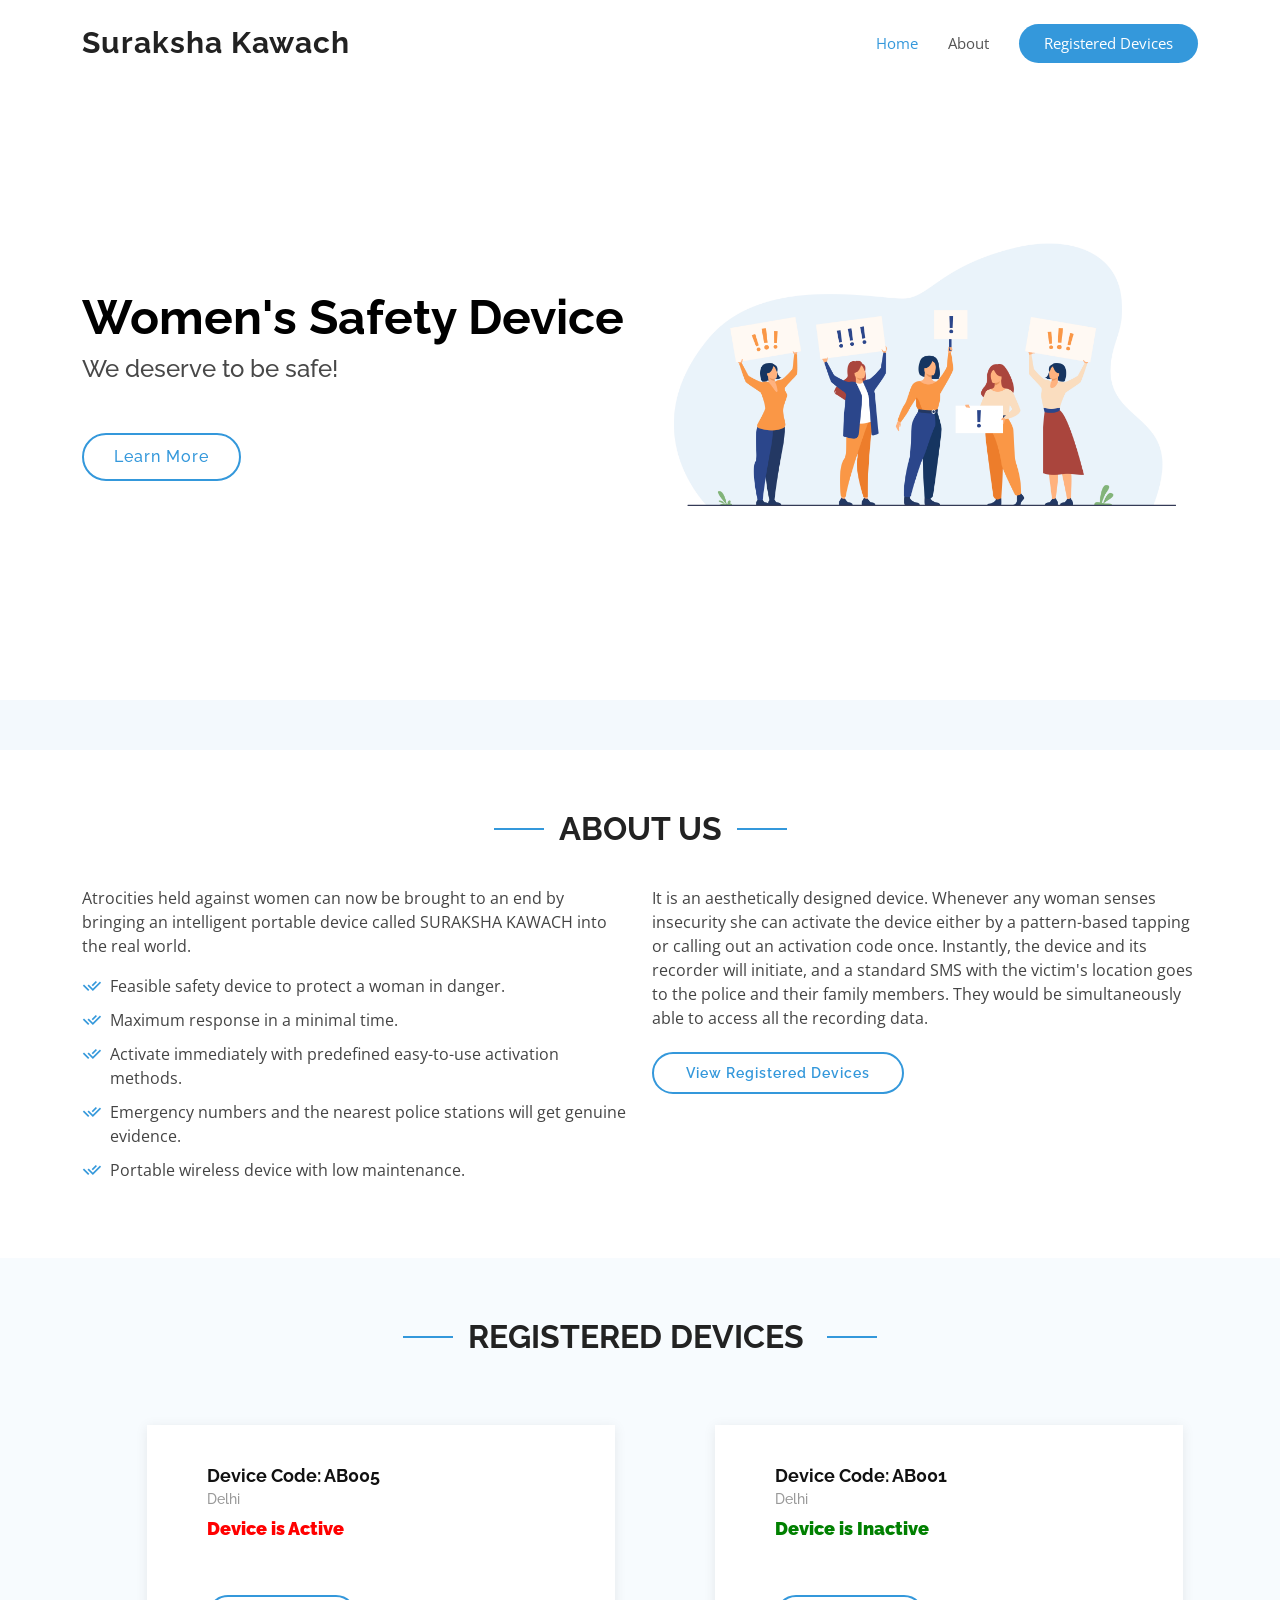
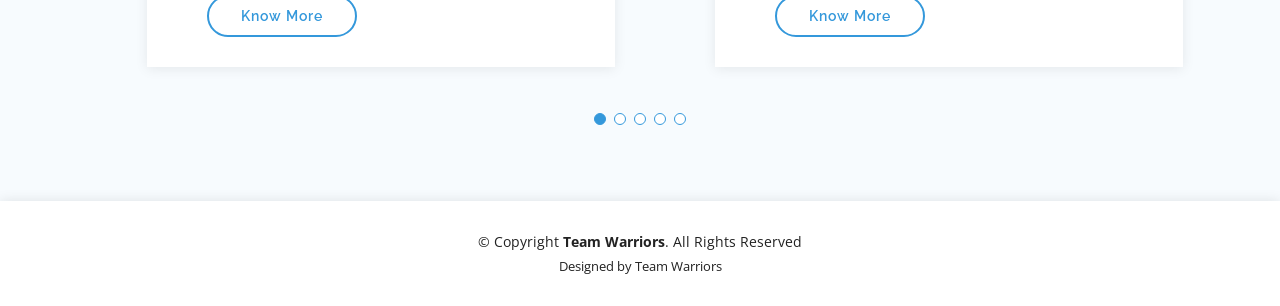
<file: Suraksha Kawach/index.html>
<!DOCTYPE html>
<html lang="en">

<head>
  <meta charset="utf-8">
  <meta content="width=device-width, initial-scale=1.0" name="viewport">

  <title>Suraksha Kawach</title>
  <meta content="" name="description">
  <meta content="" name="keywords">

  <!-- Google Fonts -->
  <link href="https://fonts.googleapis.com/css?family=Open+Sans:300,300i,400,400i,600,600i,700,700i|Raleway:300,300i,400,400i,500,500i,600,600i,700,700i|Poppins:300,300i,400,400i,500,500i,600,600i,700,700i" rel="stylesheet">

  <!-- Vendor CSS Files -->
  <link href="assets/vendor/aos/aos.css" rel="stylesheet">
  <link href="assets/vendor/bootstrap/css/bootstrap.min.css" rel="stylesheet">
  <link href="assets/vendor/bootstrap-icons/bootstrap-icons.css" rel="stylesheet">
  <link href="assets/vendor/boxicons/css/boxicons.min.css" rel="stylesheet">
  <link href="assets/vendor/glightbox/css/glightbox.min.css" rel="stylesheet">
  <link href="assets/vendor/remixicon/remixicon.css" rel="stylesheet">
  <link href="assets/vendor/swiper/swiper-bundle.min.css" rel="stylesheet">

  <!-- Template Main CSS File -->
  <link href="assets/css/style.css" rel="stylesheet">

</head>

<body>

  <!-- ======= Header ======= -->
  <header id="header" class="fixed-top d-flex align-items-center">
    <div class="container d-flex align-items-center justify-content-between">

      <div class="logo">
        <h1><a href="index.html"> Suraksha Kawach </a></h1>
      </div>

      <nav id="navbar" class="navbar">
        <ul>
          <li><a class="nav-link scrollto active" href="#hero">Home</a></li>
          <li><a class="nav-link scrollto" href="#about">About</a></li>
          <!-- <li><a class="nav-link scrollto" href="#testimonials"> Registered Devices </a></li> -->
          <li><a class="getstarted scrollto" href="#testimonials">Registered Devices</a></li>
        </ul>
        <i class="bi bi-list mobile-nav-toggle"></i>
      </nav>
      <!-- .navbar -->

    </div>
  </header>
  <!-- End Header -->

  <!-- ======= Home Section ======= -->
  <section id="hero" class="d-flex align-items-center">

    <div class="container">
      <div class="row">
        <div class="col-lg-6 pt-5 pt-lg-0 order-2 order-lg-1 d-flex flex-column justify-content-center">
          <h1 data-aos="fade-up">Women's Safety Device </h1>
          <h2 data-aos="fade-up" data-aos-delay="400">We deserve to be safe! </h2>
          <div data-aos="fade-up" data-aos-delay="800">
            <a href="#about" class="btn-get-started scrollto"> Learn More </a>
          </div>
        </div>
        <div class="col-lg-6 order-1 order-lg-2 hero-img" data-aos="fade-left" data-aos-delay="200">
          <img src="assets/img/7830.jpg" class="img-fluid animated" alt="">
        </div>
      </div>
    </div>

  </section>
  <!-- End Home -->




  <main id="main">

    
    <section id="clients" class="clients clients">
     
    </section>

    <!-- ======= About Us Section ======= -->
    <section id="about" class="about">
      <div class="container">

        <div class="section-title" data-aos="fade-up">
          <h2>About Us</h2>
        </div>

        <div class="row content">
          <div class="col-lg-6" data-aos="fade-up" data-aos-delay="150">
            <p>
              Atrocities held against women can now be brought to an end by bringing an intelligent portable device called SURAKSHA KAWACH into the real world.
            </p>
            <ul>
              <li><i class="ri-check-double-line"></i> Feasible safety device to protect a woman in danger.</li>
              <li><i class="ri-check-double-line"></i> Maximum response in a minimal time.</li>
              <li><i class="ri-check-double-line"></i> Activate immediately with predefined easy-to-use activation methods.</li>
              <li><i class="ri-check-double-line"></i> Emergency numbers and the nearest police stations will get genuine evidence.</li>
              <li><i class="ri-check-double-line"></i> Portable wireless device with low maintenance.</li>
              
            </ul>
          </div>
          <div class="col-lg-6 pt-4 pt-lg-0" data-aos="fade-up" data-aos-delay="300">
            <p>
              It is an aesthetically designed device. Whenever any woman senses insecurity she can activate the device either by a pattern-based tapping or calling out an activation code once. Instantly, the device and its recorder will initiate, and a standard SMS with the victim's location goes to the police and their family members. They would be simultaneously able to access all the recording data.
            </p>
            <a href="#contact" class="btn-learn-more"> View Registered Devices </a>
          </div>
        </div>

      </div>
    </section>
    <!-- End About Us Section -->
    
    <!-- ======= Testimonials Section ======= -->
    <section id="testimonials" class="testimonials section-bg">
      <div class="container">

        <div class="section-title" data-aos="fade-up">
          <h2>Registered Devices </h2>
        </div>

        <div class="testimonials-slider swiper" data-aos="fade-up" data-aos-delay="100">
          <div class="swiper-wrapper">


            <div class="swiper-slide">
              <div class="testimonial-wrap">
                <div class="testimonial-item">
                  <h3>Device Code: AB005</h3>
                  <h4>Delhi</h4>
                  <h3 id="blinkText" class="blink" style="color: red;" data-aos="fade-left"> <strong> Device is Active </strong> </h3>
                  <a href="password-active.html" class="btn-get-started scrollto">Know More</a>
                </div>
              </div>
            </div><!-- End testimonial item -->

            <div class="swiper-slide">
              <div class="testimonial-wrap">
                <div class="testimonial-item">
                  <h3> Device Code: AB001 </h3>
                  <h4> Delhi </h4>
                  <h3 style="color: green;" data-aos="fade-left"> <strong> Device is Inactive </strong> </h3>
                  <a href="password-inactive.html" class="btn-get-started scrollto">Know More</a>
                  
                </div>
              </div>
            </div>
            <!-- End testimonial item -->

            <div class="swiper-slide">
              <div class="testimonial-wrap">
                <div class="testimonial-item">
                  <h3>Device Code: AB002</h3>
                  <h4>Delhi</h4>
                  <h3 style="color: green;" data-aos="fade-left"> <strong> Device is Inactive </strong> </h3>
                  <a href="password-inactive.html" class="btn-get-started scrollto">Know More</a>
                </div>
              </div>
            </div>
            <!-- End testimonial item -->

            <div class="swiper-slide">
              <div class="testimonial-wrap">
                <div class="testimonial-item">
                  <h3>Device Code: AB003</h3>
                  <h4>Noida</h4>
                  <h3 style="color: green;" data-aos="fade-left"> <strong> Device is Inactive </strong> </h3>
                  <a href="password-inactive.html" class="btn-get-started scrollto">Know More</a>
                </div>
              </div>
            </div><!-- End testimonial item -->

            <div class="swiper-slide">
              <div class="testimonial-wrap">
                <div class="testimonial-item">
                  <h3>Device Code: AB004</h3>
                  <h4> Mumbai </h4>
                  <h3 style="color: green;" data-aos="fade-left"> <strong> Device is Inactive </strong> </h3>
                  <a href="password-inactive.html" class="btn-get-started scrollto">Know More</a>
                </div>
              </div>
            </div><!-- End testimonial item -->

            </div><!-- End testimonial item -->

          </div>
          <div class="swiper-pagination"></div>
        </div>

      </div>
    </section>
    <!-- End Testimonials Section -->

  </main>
  <!-- End #main -->

  <!-- ======= Footer ======= -->
  <footer id="footer">
    <div class="container">
          <div class="copyright">
            &copy; Copyright <strong> Team Warriors</strong>. All Rights Reserved
          </div>
          <div class="credits">
            Designed by Team Warriors
          </div>
        </div>
        
  </footer><!-- End Footer -->

  <a href="#" class="back-to-top d-flex align-items-center justify-content-center"><i class="bi bi-arrow-up-short"></i></a>

  <!-- Vendor JS Files -->
  <script src="assets/vendor/purecounter/purecounter.js"></script>
  <script src="assets/vendor/aos/aos.js"></script>
  <script src="assets/vendor/bootstrap/js/bootstrap.bundle.min.js"></script>
  <script src="assets/vendor/glightbox/js/glightbox.min.js"></script>
  <script src="assets/vendor/isotope-layout/isotope.pkgd.min.js"></script>
  <script src="assets/vendor/swiper/swiper-bundle.min.js"></script>
  <script src="assets/vendor/php-email-form/validate.js"></script>

  <!-- Template Main JS File -->
  <script src="assets/js/main.js"></script>

</body>

</html>
</file>
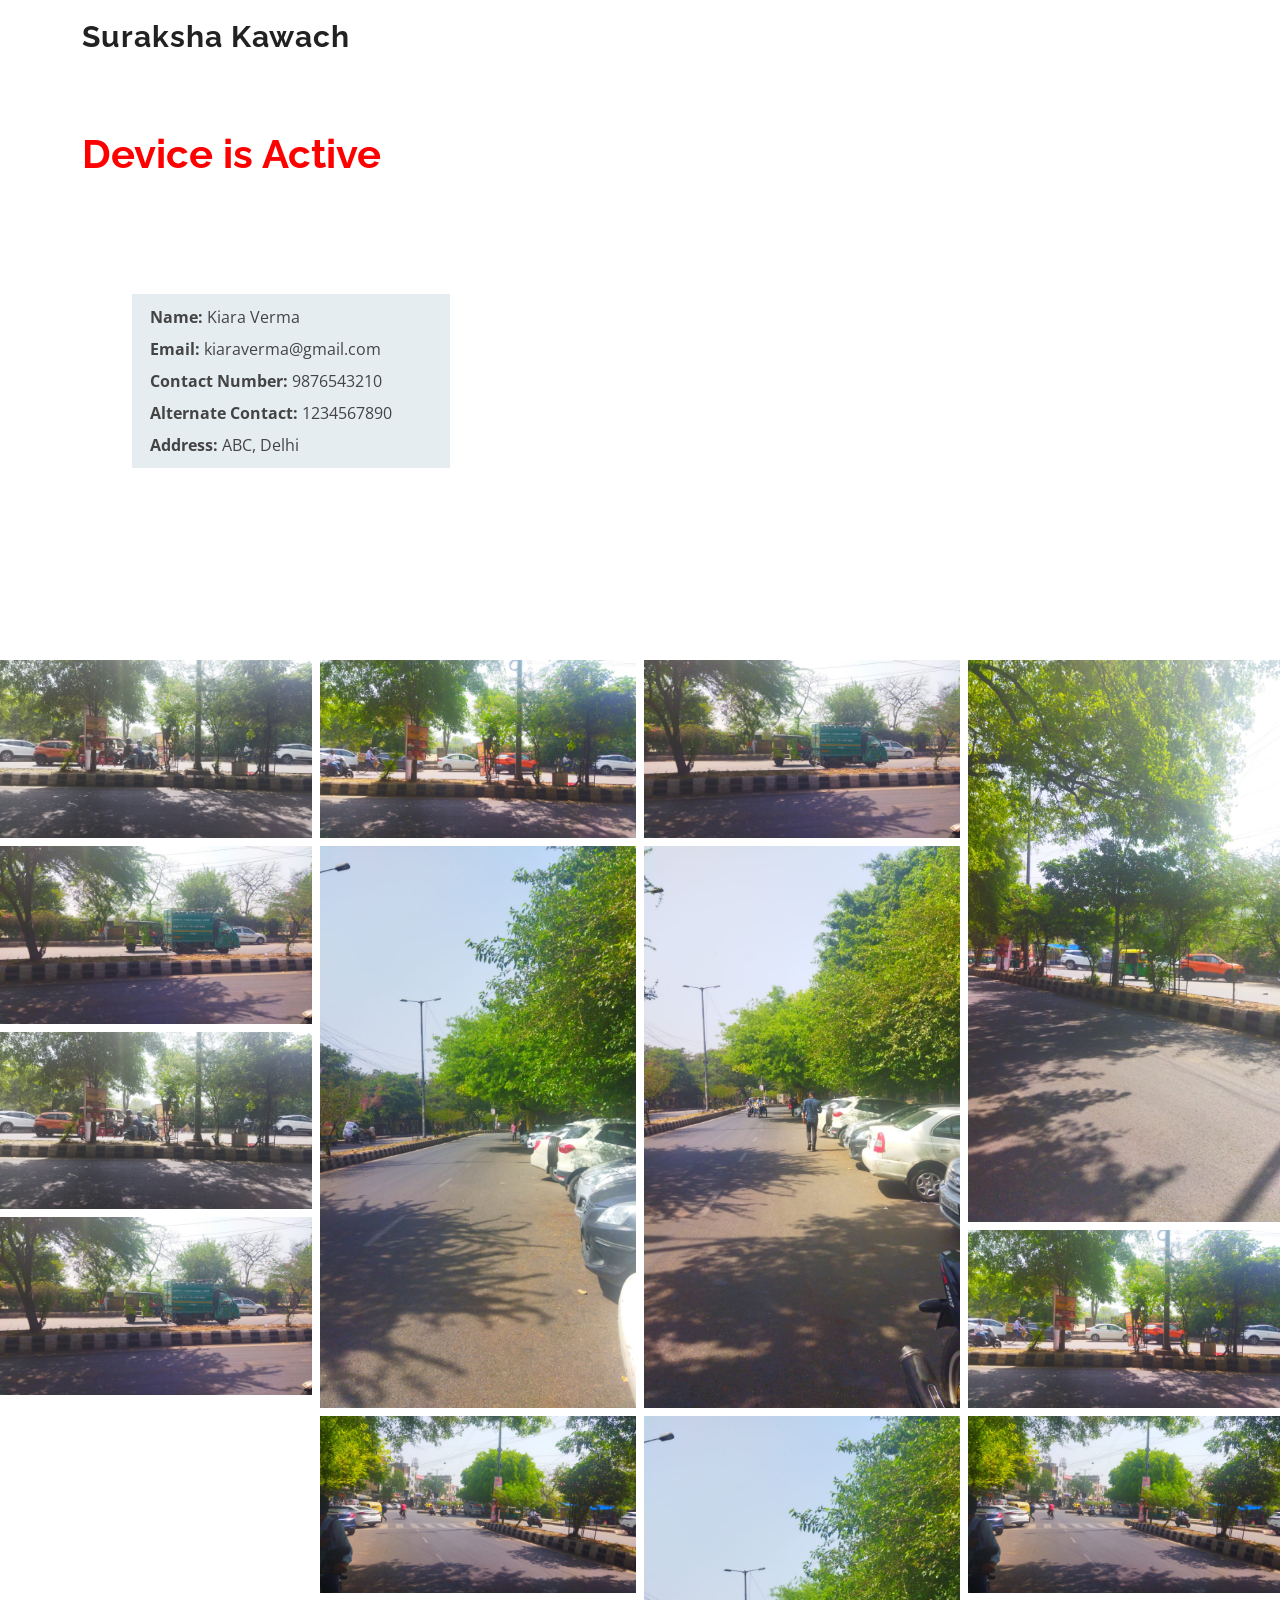
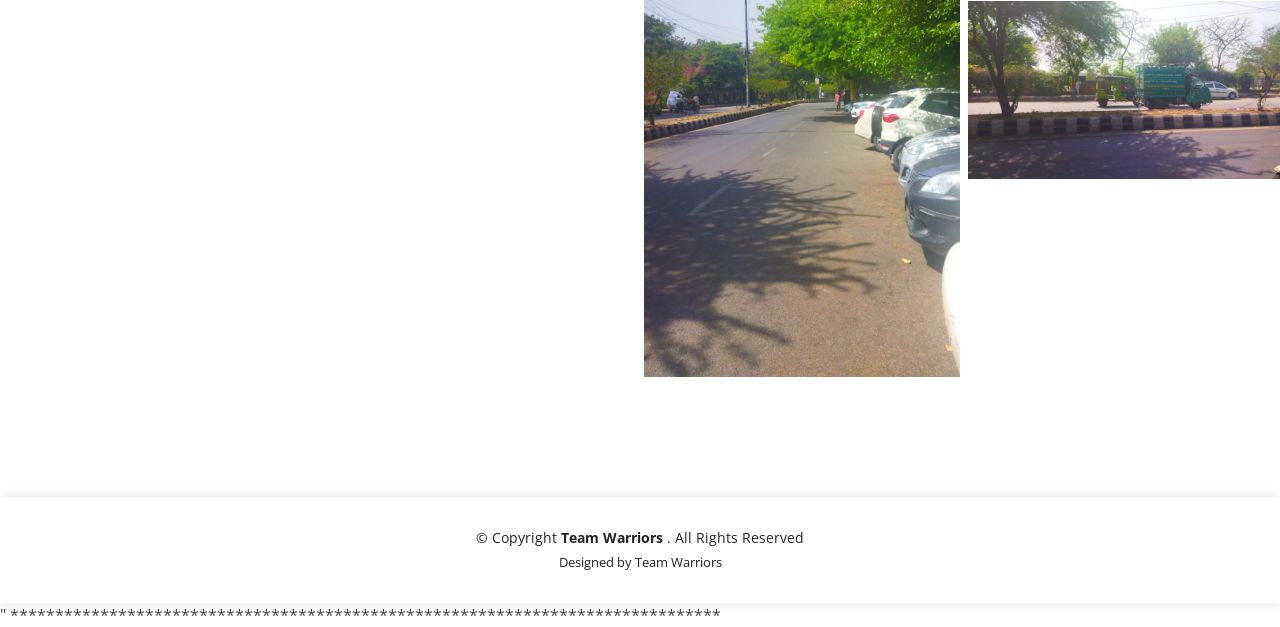
<file: Suraksha Kawach/Device Active.html>
<!DOCTYPE html>
<html lang="en">

<head>
  <meta charset="utf-8">
  <meta content="width=device-width, initial-scale=1.0" name="viewport">

  <title> Device is Active </title>
  <style>
    .blink {
      animation: blink-animation 1s steps(5, start) infinite;
      -webkit-animation: blink-animation 1s steps(5, start) infinite;
    }
    @keyframes blink-animation {
      to {
        visibility: hidden;
      }
    }
    @-webkit-keyframes blink-animation {
      to {
        visibility: hidden;
      }
    }
  </style>
  <meta content="" name="description">
  <meta content="" name="keywords">

  <!-- Favicons -->
  <link href="assets/img/favicon.png" rel="icon">
  <link href="assets/img/apple-touch-icon.png" rel="apple-touch-icon">

  <!-- Google Fonts -->
  <link href="https://fonts.googleapis.com/css?family=Open+Sans:300,300i,400,400i,600,600i,700,700i|Raleway:300,300i,400,400i,500,500i,600,600i,700,700i|Poppins:300,300i,400,400i,500,500i,600,600i,700,700i" rel="stylesheet">

  <!-- Vendor CSS Files -->
  <link href="assets/vendor/aos/aos.css" rel="stylesheet">
  <link href="assets/vendor/bootstrap/css/bootstrap.min.css" rel="stylesheet">
  <link href="assets/vendor/bootstrap-icons/bootstrap-icons.css" rel="stylesheet">
  <link href="assets/vendor/boxicons/css/boxicons.min.css" rel="stylesheet">
  <link href="assets/vendor/glightbox/css/glightbox.min.css" rel="stylesheet">
  <link href="assets/vendor/remixicon/remixicon.css" rel="stylesheet">
  <link href="assets/vendor/swiper/swiper-bundle.min.css" rel="stylesheet">

  <!-- Template Main CSS File -->
  <link href="assets/css/style.css" rel="stylesheet">

</head>

<body>

  <!-- ======= Header ======= -->
  <header id="header" class="fixed-top d-flex align-items-center">
    <div class="container d-flex align-items-center justify-content-between">

      <div class="logo">
        <h1><a href="index.html"> Suraksha Kawach </a></h1>
      </div>

    </div>
  </header>
  <!-- End Header -->

  <!-- ======= Home Section ======= -->
  <section id="Home">

    <div class="container">
      <div class="row">
        <div>
          <h1 class="blink" style="color: red; margin-top: 70px;" data-aos="fade-left"> <strong> Device is Active </strong> </h1>
         <table cellpadding = "50" style="width: 100%;"> 
           <tr>
             <td>
               <!-- <input type="number" id="code" required="required">
              <button type="button" onclick="getdata();"><a href="#contact" class="btn-learn-more"> Get Information </a></button> -->

          <ul style="list-style-type: none; line-height: 200%; background-color: #e5edf1; width: 90%; padding: 2% 5%;">
            <li> <strong id="name"> Name: </strong> Kiara Verma</li>
            <li> <strong id="email"> Email: </strong> kiaraverma@gmail.com</li>
            <li> <strong id="cnumber"> Contact Number: </strong> 9876543210 </li>
            <li> <strong id="alternate"> Alternate Contact: </strong> 1234567890</li>
            <li> <strong id="address"> Address: </strong> ABC, Delhi </li>
          </ul>
          </td>
           <td> <iframe src="https://www.google.com/maps/embed?pb=!1m18!1m12!1m3!1d448181.1637411368!2d76.8130632078731!3d28.647279935684!2m3!1f0!2f0!3f0!3m2!1i1024!2i768!4f13.1!3m3!1m2!1s0x390cfd5b347eb62d%3A0x37205b715389640!2sDelhi!5e0!3m2!1sen!2sin!4v1648387670405!5m2!1sen!2sin" width="400" height="300" style="border:0;" allowfullscreen="" loading="lazy" referrerpolicy="no-referrer-when-downgrade"></iframe>
              </td>
              </tr>
          </table>

          </div>
        </div>
      </div>
    </div>


<section class="image-section">

    <div class="row">
        <div class="column">
          <img src="assets/img/img1.jpeg">
          <img src="assets/img/img5.jpeg">
          <img src="assets/img/img1.jpeg">
          <img src="assets/img/img5.jpeg">
        </div>
        <div class="column">
          <img src="assets/img/img2.jpeg">
          <img src="assets/img/img.6jpeg.jpeg">
           <img src="assets/img/img3.jpeg">
        </div>
        <div class="column">
          <img src="assets/img/img5.jpeg">
          <img src="assets/img/img4.jpeg">
          <img src="assets/img/img.6jpeg.jpeg">
        </div>
        <div class="column">
          <img src="assets/img/img7.jpeg">
          <img src="assets/img/img2.jpeg">
          <img src="assets/img/img3.jpeg">
          <img src="assets/img/img5.jpeg">
        </div>
      </div>
    </section>

  </section>
  <!-- End Home -->




  
  <!-- ======= Footer ======= -->
  <footer id="footer">
    <div class="containers">
          <div class="copyright">
            &copy; Copyright <strong> Team Warriors </strong>. All Rights Reserved
          </div>
          <div class="credits">
            Designed by Team Warriors
          </div>
        </div>
        
  </footer>
  <!-- End Footer -->

  <!-- Vendor JS Files -->
  <script src="assets/vendor/purecounter/purecounter.js"></script>
  <script src="assets/vendor/aos/aos.js"></script>
  <script src="assets/vendor/bootstrap/js/bootstrap.bundle.min.js"></script>
  <script src="assets/vendor/glightbox/js/glightbox.min.js"></script>
  <script src="assets/vendor/isotope-layout/isotope.pkgd.min.js"></script>
  <script src="assets/vendor/swiper/swiper-bundle.min.js"></script>
  <script src="assets/vendor/php-email-form/validate.js"></script>

  <!-- Template Main JS File -->
  <script src="assets/js/main.js"></script>
<script src="assets/js/read.js"></script>"



*******************************************************************************



<script src="https://suraksha-164e1-default-rtdb.firebaseio.com/"></script>

<!-- TODO: Add SDKs for Firebase products that you want to use
     https://firebase.google.com/docs/web/setup#config-web-app -->

<script>
    // Your web app's Firebase configuration
    // Import the functions you need from the SDKs you need
import { initializeApp } from "firebase/app";
import { getAnalytics } from "firebase/analytics";
// TODO: Add SDKs for Firebase products that you want to use
// https://firebase.google.com/docs/web/setup#available-libraries

// Your web app's Firebase configuration
// For Firebase JS SDK v7.20.0 and later, measurementId is optional
const firebaseConfig = {
  apiKey: "AIzaSyAtpiAENHkLj68QAU0QEaYVx5ugjOXAeV0",
  authDomain: "suraksha-164e1.firebaseapp.com",
  projectId: "suraksha-164e1",
  storageBucket: "suraksha-164e1.appspot.com",
  messagingSenderId: "394795764033",
  appId: "1:394795764033:web:6355aa2586b4faed2379c0",
  measurementId: "G-6GW75RK3FC"
};

// Initialize Firebase
const app = initializeApp(firebaseConfig);
const analytics = getAnalytics(app);
   
</script>

</body>

</html>
</file>
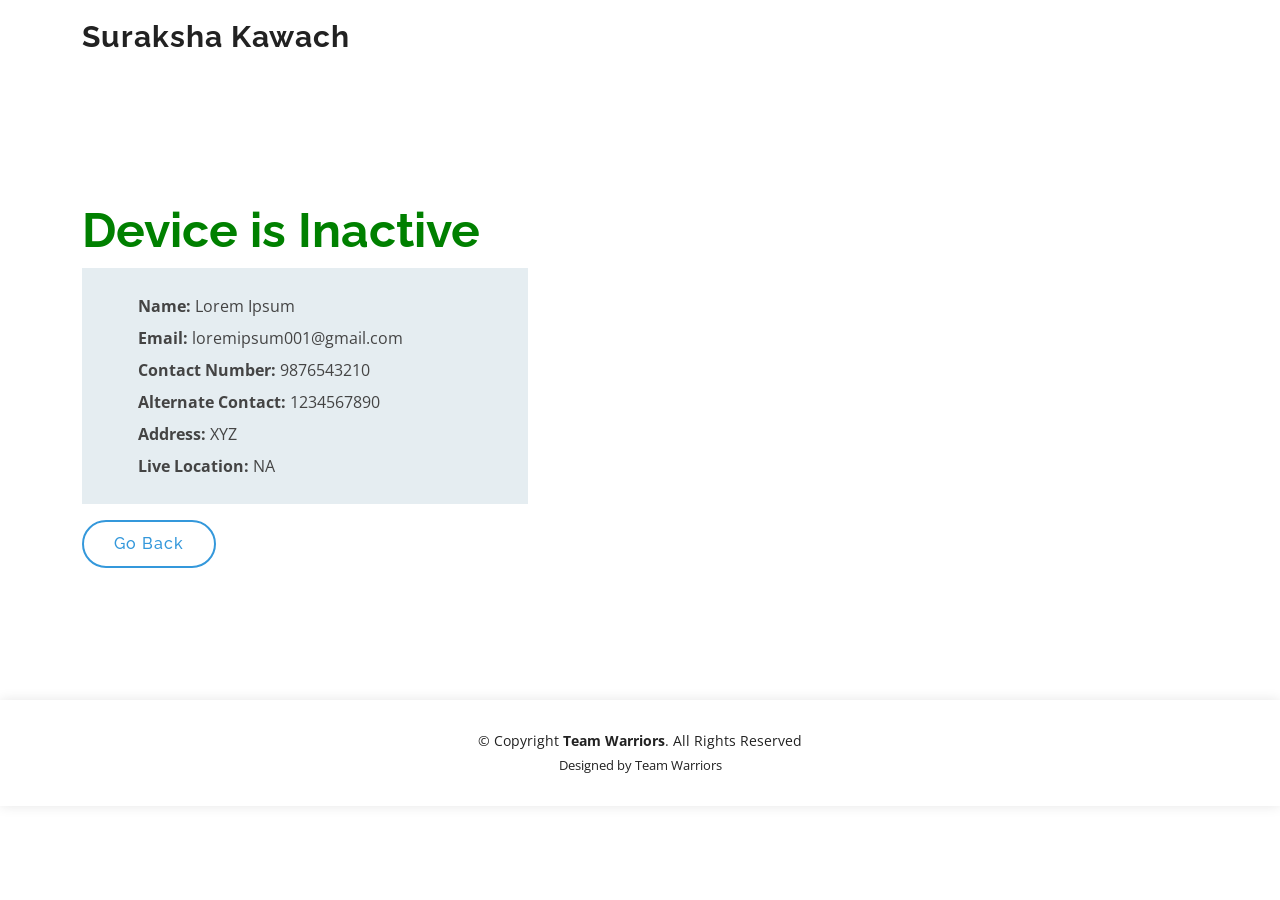
<file: Suraksha Kawach/Device Inactive.html>
<!DOCTYPE html>
<html lang="en">

<head>
  <meta charset="utf-8">
  <meta content="width=device-width, initial-scale=1.0" name="viewport">

  <title> Device Inactive </title>
  <meta content="" name="description">
  <meta content="" name="keywords">

  <!-- Favicons -->
  <link href="assets/img/favicon.png" rel="icon">
  <link href="assets/img/apple-touch-icon.png" rel="apple-touch-icon">

  <!-- Google Fonts -->
  <link href="https://fonts.googleapis.com/css?family=Open+Sans:300,300i,400,400i,600,600i,700,700i|Raleway:300,300i,400,400i,500,500i,600,600i,700,700i|Poppins:300,300i,400,400i,500,500i,600,600i,700,700i" rel="stylesheet">

  <!-- Vendor CSS Files -->
  <link href="assets/vendor/aos/aos.css" rel="stylesheet">
  <link href="assets/vendor/bootstrap/css/bootstrap.min.css" rel="stylesheet">
  <link href="assets/vendor/bootstrap-icons/bootstrap-icons.css" rel="stylesheet">
  <link href="assets/vendor/boxicons/css/boxicons.min.css" rel="stylesheet">
  <link href="assets/vendor/glightbox/css/glightbox.min.css" rel="stylesheet">
  <link href="assets/vendor/remixicon/remixicon.css" rel="stylesheet">
  <link href="assets/vendor/swiper/swiper-bundle.min.css" rel="stylesheet">

  <!-- Template Main CSS File -->
  <link href="assets/css/style.css" rel="stylesheet">

</head>

<body>

  <!-- ======= Header ======= -->
  <header id="header" class="fixed-top d-flex align-items-center">
    <div class="container d-flex align-items-center justify-content-between">

      <div class="logo">
        <h1><a href="index.html"> Suraksha Kawach </a></h1>
      </div>

    </div>
  </header>
  <!-- End Header -->

  <!-- ======= Home Section ======= -->
  <section id="hero" class="d-flex align-items-center">

    <div class="container">
      <div class="row">
        <div>
          <h1 style="color: green;" data-aos="fade-left"> Device is Inactive </h1>
          <ul style="list-style-type: none; line-height: 200%; background-color: #e5edf1; width: 40%; padding: 2% 5%;">
            <li> <strong> Name: </strong> Lorem Ipsum</li>
            <li> <strong> Email: </strong> loremipsum001@gmail.com</li>
            <li> <strong> Contact Number: </strong> 9876543210 </li>
            <li> <strong> Alternate Contact: </strong> 1234567890</li>
            <li> <strong> Address: </strong> XYZ </li>
            <li> <strong> Live Location: </strong> NA </li>
          </ul>
            <a href="index.html" data-aos="fade-left" class="btn-get-started scrollto">Go Back</a>
          </div>
        </div>
      </div>
    </div>

  </section>
  <!-- End Home -->




  
  <!-- ======= Footer ======= -->
  <footer id="footer">
    <div class="container">
          <div class="copyright">
            &copy; Copyright <strong> Team Warriors</strong>. All Rights Reserved
          </div>
          <div class="credits">
            Designed by Team Warriors
          </div>
        </div>
        
  </footer><!-- End Footer -->

  <a href="#" class="back-to-top d-flex align-items-center justify-content-center"><i class="bi bi-arrow-up-short"></i></a>

  <!-- Vendor JS Files -->
  <script src="assets/vendor/purecounter/purecounter.js"></script>
  <script src="assets/vendor/aos/aos.js"></script>
  <script src="assets/vendor/bootstrap/js/bootstrap.bundle.min.js"></script>
  <script src="assets/vendor/glightbox/js/glightbox.min.js"></script>
  <script src="assets/vendor/isotope-layout/isotope.pkgd.min.js"></script>
  <script src="assets/vendor/swiper/swiper-bundle.min.js"></script>
  <script src="assets/vendor/php-email-form/validate.js"></script>

  <!-- Template Main JS File -->
  <script src="assets/js/main.js"></script>

</body>

</html>
</file>
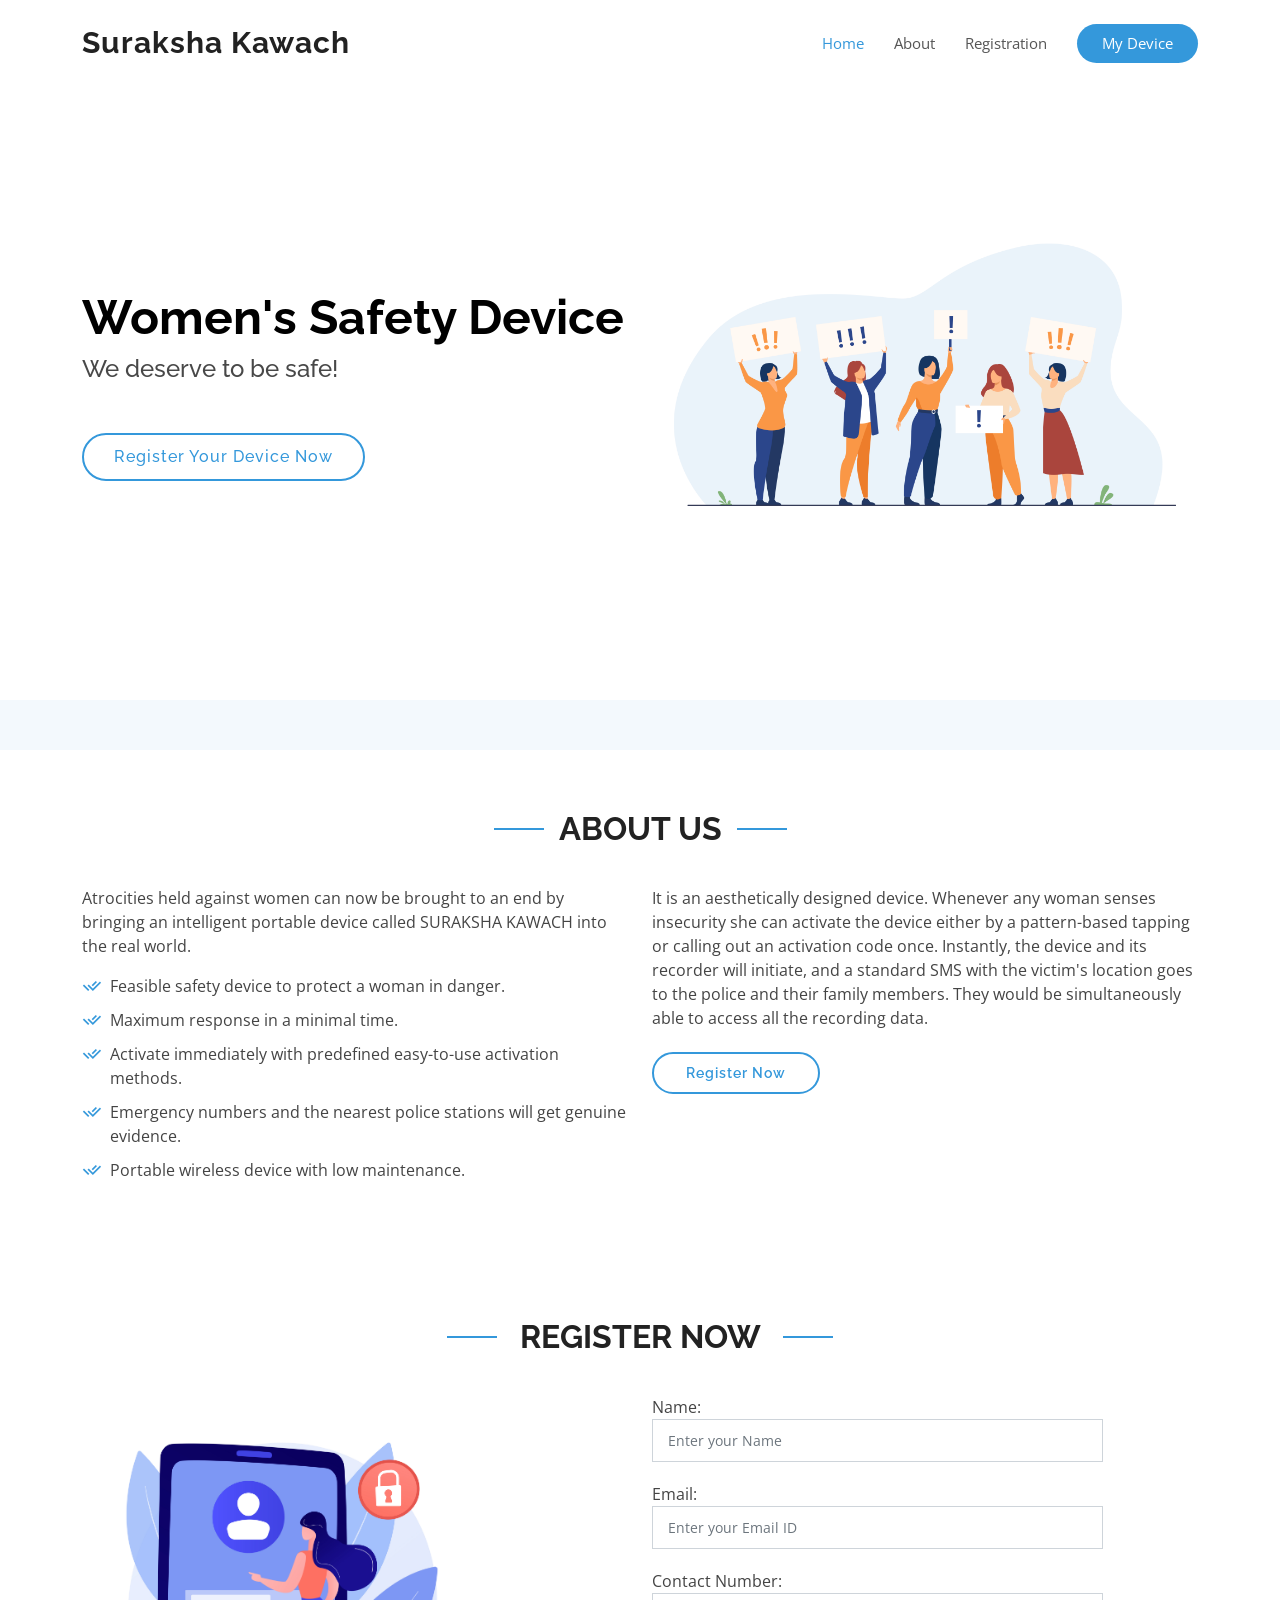
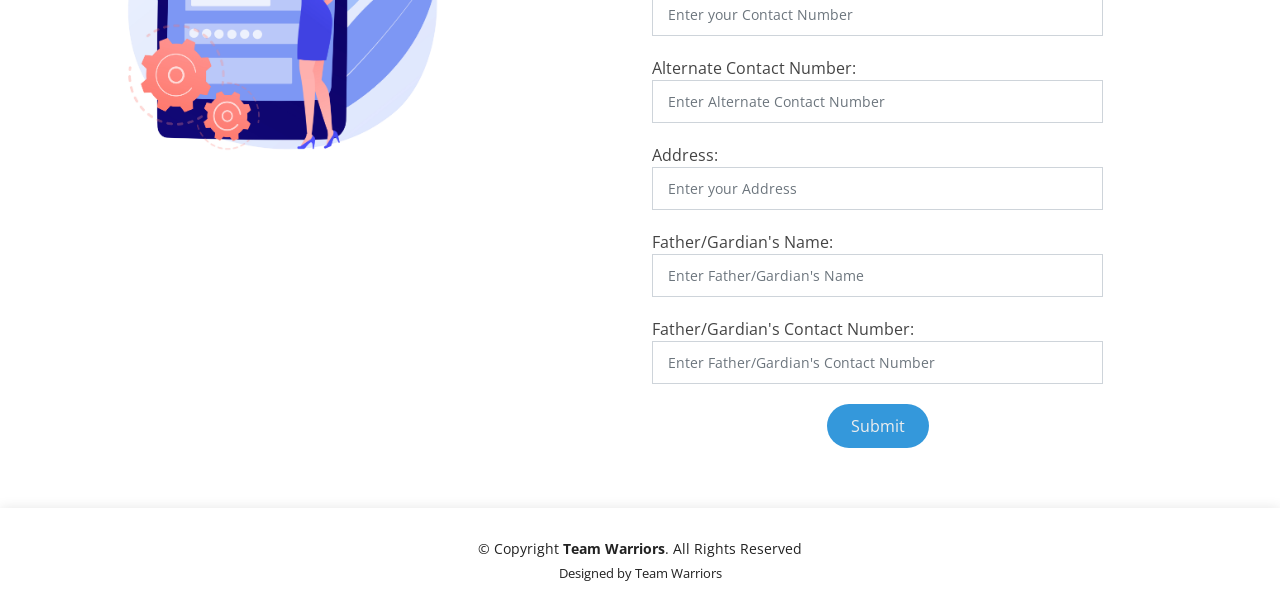
<file: Suraksha Kawach/index-user.html>
<!DOCTYPE html>
<html lang="en">

<head>
  <meta charset="utf-8">
  <meta content="width=device-width, initial-scale=1.0" name="viewport">

  <title>Suraksha Kawach-User Portal</title>
  <meta content="" name="description">
  <meta content="" name="keywords">

  <!-- Google Fonts -->
  <link href="https://fonts.googleapis.com/css?family=Open+Sans:300,300i,400,400i,600,600i,700,700i|Raleway:300,300i,400,400i,500,500i,600,600i,700,700i|Poppins:300,300i,400,400i,500,500i,600,600i,700,700i" rel="stylesheet">

  <!-- Vendor CSS Files -->
  <link href="assets/vendor/aos/aos.css" rel="stylesheet">
  <link href="assets/vendor/bootstrap/css/bootstrap.min.css" rel="stylesheet">
  <link href="assets/vendor/bootstrap-icons/bootstrap-icons.css" rel="stylesheet">
  <link href="assets/vendor/boxicons/css/boxicons.min.css" rel="stylesheet">
  <link href="assets/vendor/glightbox/css/glightbox.min.css" rel="stylesheet">
  <link href="assets/vendor/remixicon/remixicon.css" rel="stylesheet">
  <link href="assets/vendor/swiper/swiper-bundle.min.css" rel="stylesheet">

  <!-- Template Main CSS File -->
  <link href="assets/css/style.css" rel="stylesheet">

</head>

<body>

  <!-- ======= Header ======= -->
  <header id="header" class="fixed-top d-flex align-items-center">
    <div class="container d-flex align-items-center justify-content-between">

      <div class="logo">
        <h1><a href="index.html"> Suraksha Kawach </a></h1>
      </div>

      <nav id="navbar" class="navbar">
        <ul>
          <li><a class="nav-link scrollto active" href="#hero">Home</a></li>
          <li><a class="nav-link scrollto" href="#about">About</a></li>
          <li><a class="nav-link scrollto" href="#contact"> Registration </a></li>
          <li><a class="getstarted scrollto" href="password-inactive.html"> My Device </a></li>
        </ul>
        <i class="bi bi-list mobile-nav-toggle"></i>
      </nav>
      <!-- .navbar -->

    </div>
  </header>
  <!-- End Header -->

  <!-- ======= Home Section ======= -->
  <section id="hero" class="d-flex align-items-center">

    <div class="container">
      <div class="row">
        <div class="col-lg-6 pt-5 pt-lg-0 order-2 order-lg-1 d-flex flex-column justify-content-center">
          <h1 data-aos="fade-up"> Women's Safety Device </h1>
          <h2 data-aos="fade-up" data-aos-delay="400">We deserve to be safe! </h2>
          <div data-aos="fade-up" data-aos-delay="800">
            <a href="#contact" class="btn-get-started scrollto">Register Your Device Now</a>
          </div>
        </div>
        <div class="col-lg-6 order-1 order-lg-2 hero-img" data-aos="fade-left" data-aos-delay="200">
          <img src="assets/img/7830.jpg" class="img-fluid animated" alt="">
        </div>
      </div>
    </div>

  </section>
  <!-- End Home -->




  <main id="main">

    
    <section id="clients" class="clients clients">
     
    </section>

    <!-- ======= About Us Section ======= -->
    <section id="about" class="about">
      <div class="container">

        <div class="section-title" data-aos="fade-up">
          <h2>About Us</h2>
        </div>

        <div class="row content">
          <div class="col-lg-6" data-aos="fade-up" data-aos-delay="150">
            <p>
              Atrocities held against women can now be brought to an end by bringing an intelligent portable device called SURAKSHA KAWACH into the real world.
            </p>
            <ul>
              <li><i class="ri-check-double-line"></i> Feasible safety device to protect a woman in danger.</li>
              <li><i class="ri-check-double-line"></i> Maximum response in a minimal time.</li>
              <li><i class="ri-check-double-line"></i> Activate immediately with predefined easy-to-use activation methods.</li>
              <li><i class="ri-check-double-line"></i> Emergency numbers and the nearest police stations will get genuine evidence.</li>
              <li><i class="ri-check-double-line"></i> Portable wireless device with low maintenance.</li>
              
            </ul>
          </div>
          <div class="col-lg-6 pt-4 pt-lg-0" data-aos="fade-up" data-aos-delay="300">
            <p>
              It is an aesthetically designed device. Whenever any woman senses insecurity she can activate the device either by a pattern-based tapping or calling out an activation code once. Instantly, the device and its recorder will initiate, and a standard SMS with the victim's location goes to the police and their family members. They would be simultaneously able to access all the recording data.
            </p>
            <a href="#contact" class="btn-learn-more"> Register Now </a>
          </div>
        </div>

      </div>
    </section>
    <!-- End About Us Section -->
      
    <!-- ======= Contact Section ======= -->
    <section id="contact" class="contact">
      <div class="container">

        <div class="section-title" data-aos="fade-up">
          <h2> Register Now </h2>
        </div>

        <div class="row">

          <div class="col-lg-6 col-md-6" data-aos="fade-up" data-aos-delay="100">

            <img style="width: 400px; height: 400px;" src="assets/img/20945760.jpg" alt="">
          </div>


          <div class="col-lg-5 col-md-12" data-aos="fade-up" data-aos-delay="300">
            <form action="forms/contact.php" method="post" role="form" class="php-email-form">
              <div class="form-group">
                <label for="user"> Name:</label>
                <input type="text" name="name" class="form-control" id="name" placeholder="Enter your Name" required>
              </div>
              <div class="form-group">
                <label for="user"> Email:</label>
                <input type="email" class="form-control" name="email" id="email" placeholder="Enter your Email ID" required>
              </div>
              <div class="form-group">
                <label for="user"> Contact Number:</label>
                <input type="number" class="form-control" name="number" id="contact-number" placeholder="Enter your Contact Number" required>
              </div>
              <div class="form-group">
                <label for="user"> Alternate Contact Number:</label>
                <input type="number" class="form-control" name="alternate-number" id="number" placeholder="Enter Alternate Contact Number" required>
              </div>
              <div class="form-group">
                <label for="user"> Address:</label>
                <input type="text" class="form-control" name="address" id="address" placeholder="Enter your Address" required>
              </div>
              <div class="form-group">
                <label for="user"> Father/Gardian's Name:</label>
                <input type="text" class="form-control" name="name" id="name" placeholder="Enter Father/Gardian's Name" required>
              </div>
              <div class="form-group">
                <label for="user"> Father/Gardian's Contact Number:</label>
                <input type="number" class="form-control" name="number" id="email" placeholder="Enter Father/Gardian's Contact Number" required>
              </div>
              <div class="my-3">
              </div>
              <div class="text-center"><button type="submit"> <a style="color: #eee; text-decoration: none;" href="Registration-successful.html"> Submit </a></button></div>
            </form>
          </div>

        </div>

      </div>
    </section>
    <!-- End Contact Section -->

  </main>
  <!-- End #main -->

  <!-- ======= Footer ======= -->
  <footer id="footer">
    <div class="container">
          <div class="copyright">
            &copy; Copyright <strong> Team Warriors</strong>. All Rights Reserved
          </div>
          <div class="credits">
            Designed by Team Warriors
          </div>
        </div>
        
  </footer><!-- End Footer -->

  <a href="#" class="back-to-top d-flex align-items-center justify-content-center"><i class="bi bi-arrow-up-short"></i></a>

  <!-- Vendor JS Files -->
  <script src="assets/vendor/purecounter/purecounter.js"></script>
  <script src="assets/vendor/aos/aos.js"></script>
  <script src="assets/vendor/bootstrap/js/bootstrap.bundle.min.js"></script>
  <script src="assets/vendor/glightbox/js/glightbox.min.js"></script>
  <script src="assets/vendor/isotope-layout/isotope.pkgd.min.js"></script>
  <script src="assets/vendor/swiper/swiper-bundle.min.js"></script>
  <script src="assets/vendor/php-email-form/validate.js"></script>

  <!-- Template Main JS File -->
  <script src="assets/js/main.js"></script>

</body>

</html>
</file>
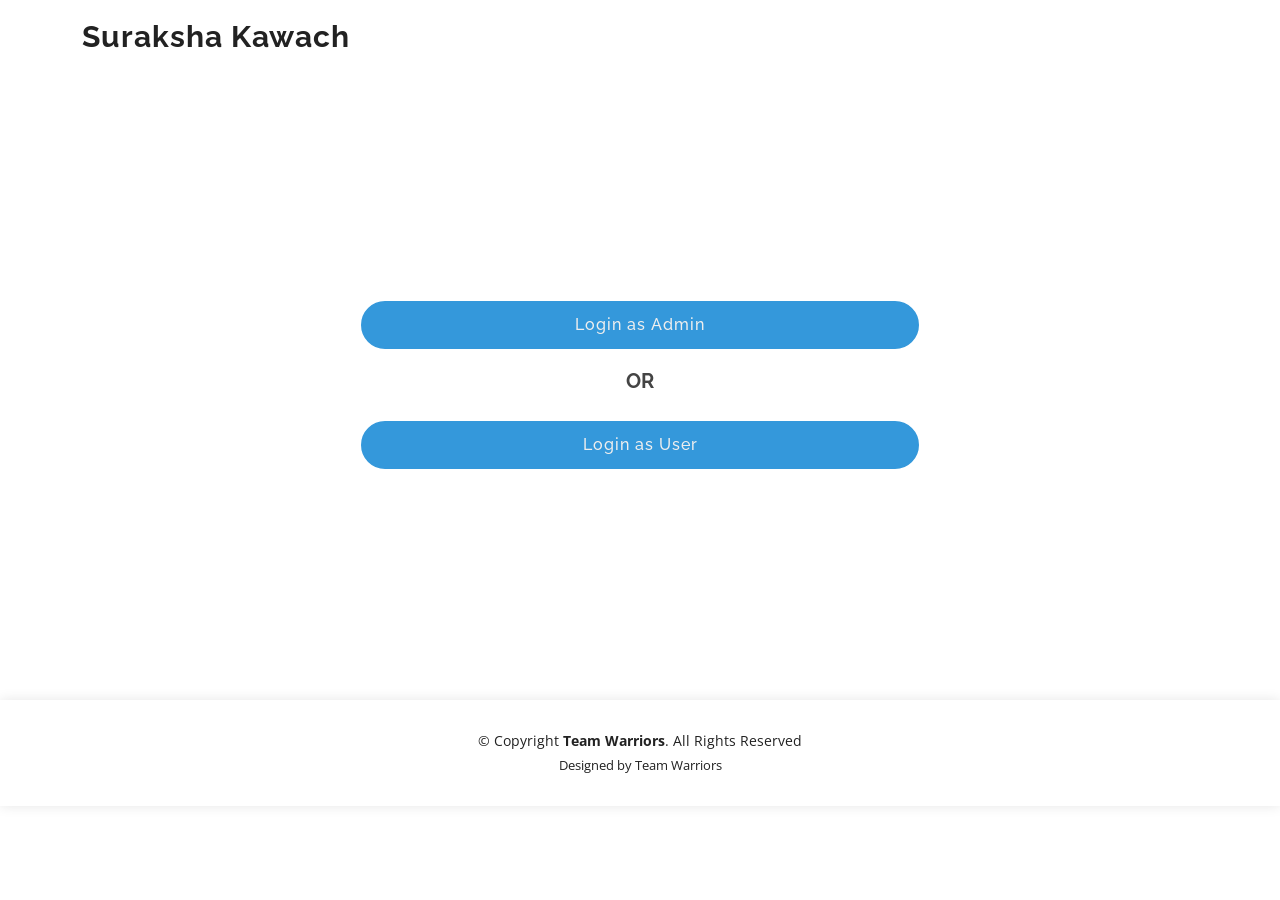
<file: Suraksha Kawach/main-page.html>
<!DOCTYPE html>
<html lang="en">

<head>
  <meta charset="utf-8">
  <meta content="width=device-width, initial-scale=1.0" name="viewport">

  <title> Login </title>
  <meta content="" name="description">
  <meta content="" name="keywords">

  <!-- Favicons -->
  <link href="assets/img/favicon.png" rel="icon">
  <link href="assets/img/apple-touch-icon.png" rel="apple-touch-icon">

  <!-- Google Fonts -->
  <link href="https://fonts.googleapis.com/css?family=Open+Sans:300,300i,400,400i,600,600i,700,700i|Raleway:300,300i,400,400i,500,500i,600,600i,700,700i|Poppins:300,300i,400,400i,500,500i,600,600i,700,700i" rel="stylesheet">

  <!-- Vendor CSS Files -->
  <link href="assets/vendor/aos/aos.css" rel="stylesheet">
  <link href="assets/vendor/bootstrap/css/bootstrap.min.css" rel="stylesheet">
  <link href="assets/vendor/bootstrap-icons/bootstrap-icons.css" rel="stylesheet">
  <link href="assets/vendor/boxicons/css/boxicons.min.css" rel="stylesheet">
  <link href="assets/vendor/glightbox/css/glightbox.min.css" rel="stylesheet">
  <link href="assets/vendor/remixicon/remixicon.css" rel="stylesheet">
  <link href="assets/vendor/swiper/swiper-bundle.min.css" rel="stylesheet">

  <!-- Template Main CSS File -->
  <link href="assets/css/style.css" rel="stylesheet">
<!-- <style>
  .body{
    background-image: url(/assets/img/9813.jpg) ;
  }
</style> -->
</head>

<body>

  <!-- ======= Header ======= -->
  <header id="header" class="fixed-top d-flex align-items-center">
    <div class="container d-flex align-items-center justify-content-between">

      <div class="logo">
        <h1><a href="index.html"> Suraksha Kawach </a></h1>
      </div>

    </div>
  </header>
  <!-- End Header -->

  <!-- ======= Home Section ======= -->
  <section id="hero" class="d-flex align-items-center">

    <div style="text-align: center;" class="container">
      <div class="row">
        <div>
          <!-- <h1 data-aos="fade-left">Registration Successful! </h1>
          <p data-aos="fade-left">Thank you for for registering with us.</p> -->
            <a style="width: 50%; margin-bottom: 20px; text-align: center; background-color: #3498db; color: #eee;" href="login-admin.html" data-aos="fade-left" class="btn-get-started scrollto"> Login as Admin </a>
            <h5 style="text-align: center;"> <strong> OR </strong> </h5>
            <a style="width: 50%; margin-top: 20px; text-align: center; background-color: #3498db; color: #eee;" href="login-user.html" data-aos="fade-left" class="btn-get-started scrollto"> Login as User </a>
          </div>
        </div>
      </div>
    </div>

  </section>
  <!-- End Home -->




  
  <!-- ======= Footer ======= -->
  <footer id="footer">
    <div class="container">
          <div class="copyright">
            &copy; Copyright <strong> Team Warriors</strong>. All Rights Reserved
          </div>
          <div class="credits">
            Designed by Team Warriors
          </div>
        </div>
        
  </footer><!-- End Footer -->

  <a href="#" class="back-to-top d-flex align-items-center justify-content-center"><i class="bi bi-arrow-up-short"></i></a>

  <!-- Vendor JS Files -->
  <script src="assets/vendor/purecounter/purecounter.js"></script>
  <script src="assets/vendor/aos/aos.js"></script>
  <script src="assets/vendor/bootstrap/js/bootstrap.bundle.min.js"></script>
  <script src="assets/vendor/glightbox/js/glightbox.min.js"></script>
  <script src="assets/vendor/isotope-layout/isotope.pkgd.min.js"></script>
  <script src="assets/vendor/swiper/swiper-bundle.min.js"></script>
  <script src="assets/vendor/php-email-form/validate.js"></script>

  <!-- Template Main JS File -->
  <script src="assets/js/main.js"></script>

</body>

</html>
</file>
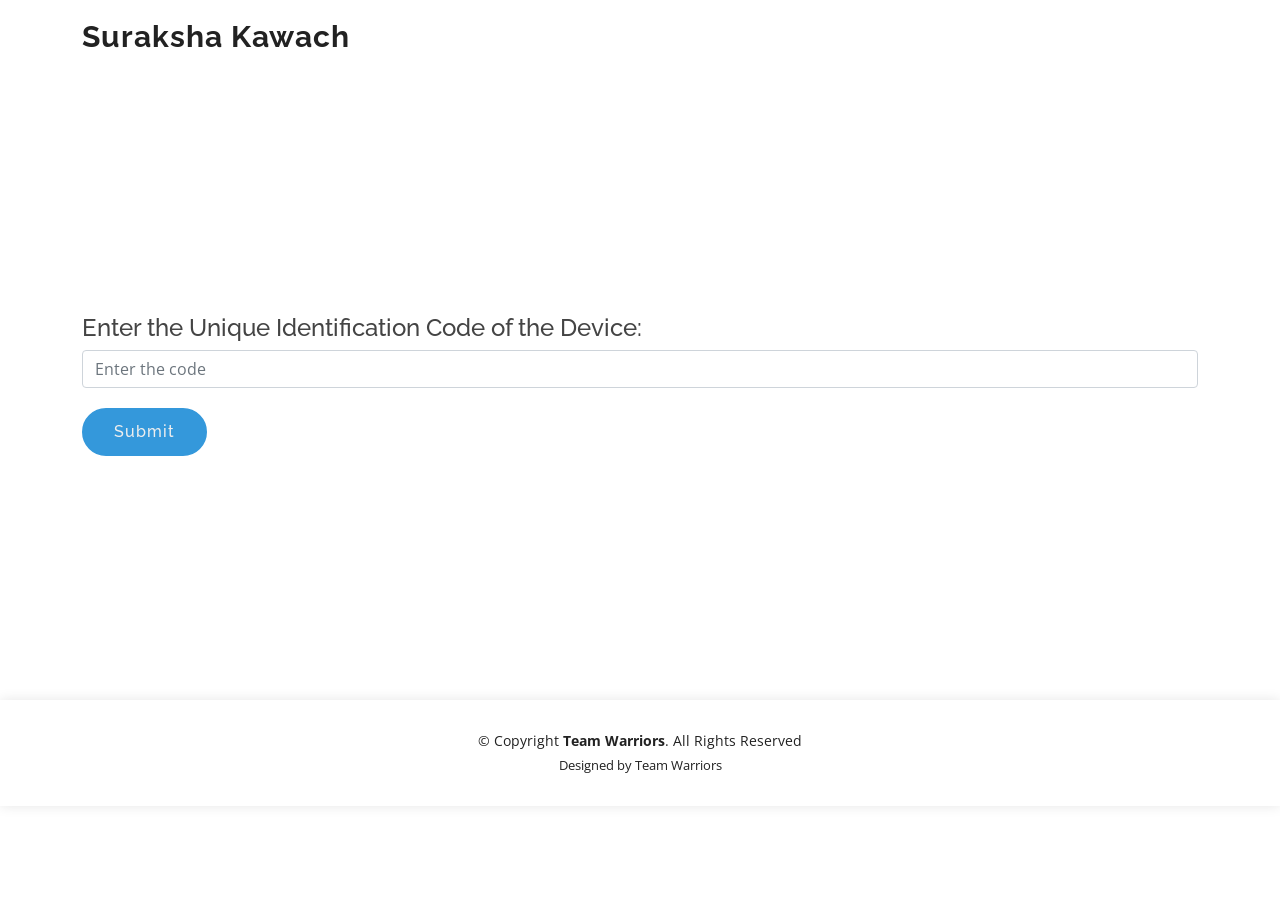
<file: Suraksha Kawach/password-active.html>
<!DOCTYPE html>
<html lang="en">

<head>
  <meta charset="utf-8">
  <meta content="width=device-width, initial-scale=1.0" name="viewport">

  <title> Enter Code </title>
  <meta content="" name="description">
  <meta content="" name="keywords">

  <!-- Favicons -->
  <link href="assets/img/favicon.png" rel="icon">
  <link href="assets/img/apple-touch-icon.png" rel="apple-touch-icon">

  <!-- Google Fonts -->
  <link href="https://fonts.googleapis.com/css?family=Open+Sans:300,300i,400,400i,600,600i,700,700i|Raleway:300,300i,400,400i,500,500i,600,600i,700,700i|Poppins:300,300i,400,400i,500,500i,600,600i,700,700i" rel="stylesheet">

  <!-- Vendor CSS Files -->
  <link href="assets/vendor/aos/aos.css" rel="stylesheet">
  <link href="assets/vendor/bootstrap/css/bootstrap.min.css" rel="stylesheet">
  <link href="assets/vendor/bootstrap-icons/bootstrap-icons.css" rel="stylesheet">
  <link href="assets/vendor/boxicons/css/boxicons.min.css" rel="stylesheet">
  <link href="assets/vendor/glightbox/css/glightbox.min.css" rel="stylesheet">
  <link href="assets/vendor/remixicon/remixicon.css" rel="stylesheet">
  <link href="assets/vendor/swiper/swiper-bundle.min.css" rel="stylesheet">

  <!-- Template Main CSS File -->
  <link href="assets/css/style.css" rel="stylesheet">

</head>

<body>

  <!-- ======= Header ======= -->
  <header id="header" class="fixed-top d-flex align-items-center">
    <div class="container d-flex align-items-center justify-content-between">

      <div class="logo">
        <h1><a href="index.html"> Suraksha Kawach </a></h1>
      </div>

    </div>
  </header>
  <!-- End Header -->

  <!-- ======= Home Section ======= -->
  <section id="hero" class="d-flex align-items-center">

    <div class="container">
      <div class="row">
        <div>
          <h4> Enter the Unique Identification Code of the Device: </h4>
          <input type="password" class="form-control" name="code" id="code" placeholder="Enter the code" required>
          

            <button style="margin-top: 20px; background-color:#3498db; color: #eee;" class="btn-get-started scrollto" onclick="check()"> <a style="color: #eee; text-decoration: none;" href="Device Active.html"> Submit </a> </button>
          </div>
        </div>
      </div>
    </div>

  </section>
  <!-- End Home -->




  
  <!-- ======= Footer ======= -->
  <footer id="footer">
    <div class="container">
          <div class="copyright">
            &copy; Copyright <strong> Team Warriors</strong>. All Rights Reserved
          </div>
          <div class="credits">
            Designed by Team Warriors
          </div>
        </div>
        
  </footer><!-- End Footer -->

  <a href="#" class="back-to-top d-flex align-items-center justify-content-center"><i class="bi bi-arrow-up-short"></i></a>

  <!-- Vendor JS Files -->
  <script src="assets/vendor/purecounter/purecounter.js"></script>
  <script src="assets/vendor/aos/aos.js"></script>
  <script src="assets/vendor/bootstrap/js/bootstrap.bundle.min.js"></script>
  <script src="assets/vendor/glightbox/js/glightbox.min.js"></script>
  <script src="assets/vendor/isotope-layout/isotope.pkgd.min.js"></script>
  <script src="assets/vendor/swiper/swiper-bundle.min.js"></script>
  <script src="assets/vendor/php-email-form/validate.js"></script>

  <!-- Template Main JS File -->
  <script src="assets/js/main.js"></script>

</body>

</html>
</file>
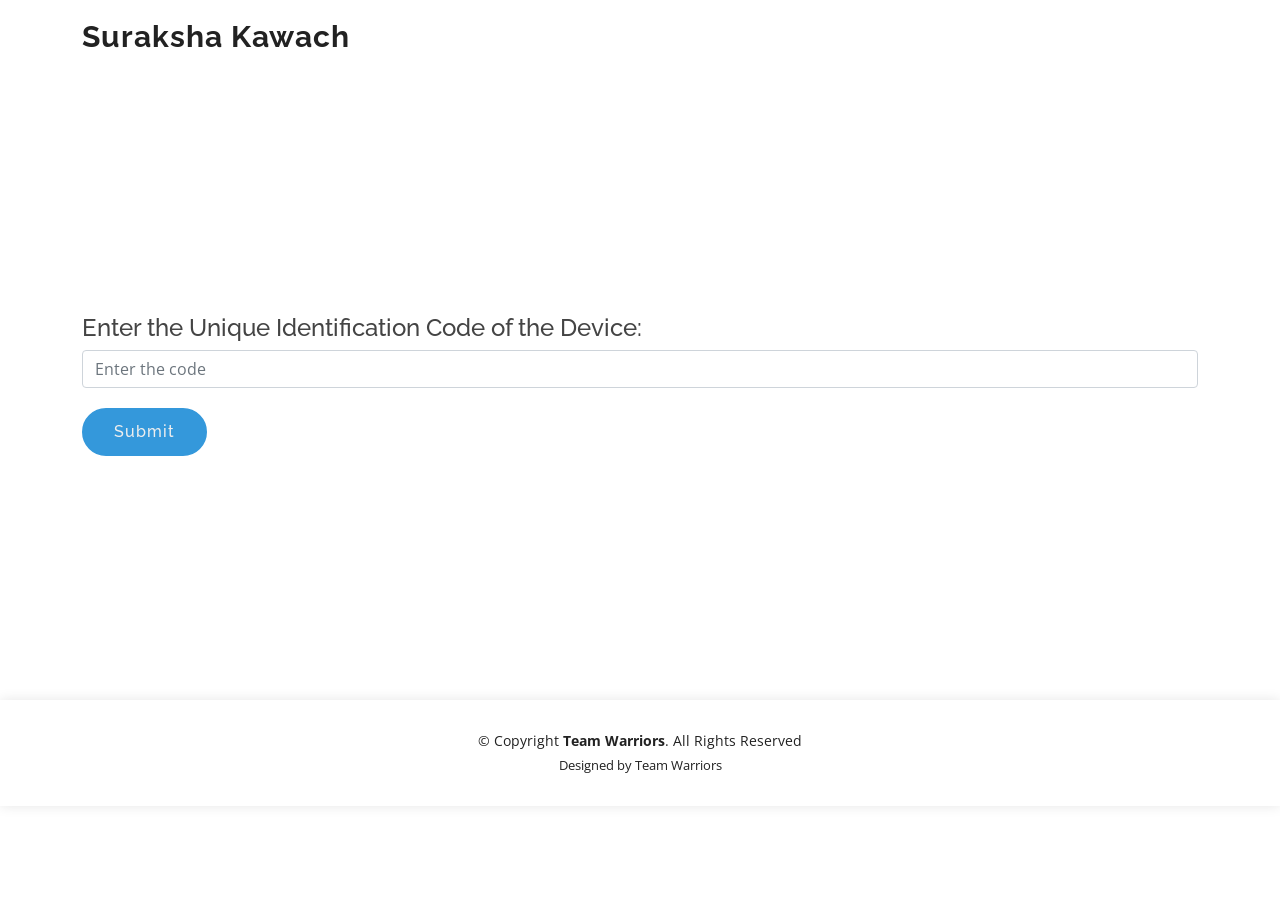
<file: Suraksha Kawach/password-inactive.html>
<!DOCTYPE html>
<html lang="en">

<head>
  <meta charset="utf-8">
  <meta content="width=device-width, initial-scale=1.0" name="viewport">

  <title> Enter Code </title>
  <meta content="" name="description">
  <meta content="" name="keywords">

  <!-- Favicons -->
  <link href="assets/img/favicon.png" rel="icon">
  <link href="assets/img/apple-touch-icon.png" rel="apple-touch-icon">

  <!-- Google Fonts -->
  <link href="https://fonts.googleapis.com/css?family=Open+Sans:300,300i,400,400i,600,600i,700,700i|Raleway:300,300i,400,400i,500,500i,600,600i,700,700i|Poppins:300,300i,400,400i,500,500i,600,600i,700,700i" rel="stylesheet">

  <!-- Vendor CSS Files -->
  <link href="assets/vendor/aos/aos.css" rel="stylesheet">
  <link href="assets/vendor/bootstrap/css/bootstrap.min.css" rel="stylesheet">
  <link href="assets/vendor/bootstrap-icons/bootstrap-icons.css" rel="stylesheet">
  <link href="assets/vendor/boxicons/css/boxicons.min.css" rel="stylesheet">
  <link href="assets/vendor/glightbox/css/glightbox.min.css" rel="stylesheet">
  <link href="assets/vendor/remixicon/remixicon.css" rel="stylesheet">
  <link href="assets/vendor/swiper/swiper-bundle.min.css" rel="stylesheet">

  <!-- Template Main CSS File -->
  <link href="assets/css/style.css" rel="stylesheet">

</head>

<body>

  <!-- ======= Header ======= -->
  <header id="header" class="fixed-top d-flex align-items-center">
    <div class="container d-flex align-items-center justify-content-between">

      <div class="logo">
        <h1><a href="index.html"> Suraksha Kawach </a></h1>
      </div>

    </div>
  </header>
  <!-- End Header -->

  <!-- ======= Home Section ======= -->
  <section id="hero" class="d-flex align-items-center">

    <div class="container">
      <div class="row">
        <div>
          <h4> Enter the Unique Identification Code of the Device: </h4>
          <input type="password" class="form-control" name="code" id="code" placeholder="Enter the code" required>

            <button style="margin-top: 20px; background-color:#3498db; color: #eee;" class="btn-get-started scrollto" onclick="check()"> <a style="color: #eee; text-decoration: none;" href="Device Inactive.html"> Submit </a> </button>
          </div>
        </div>
      </div>
    </div>

  </section>
  <!-- End Home -->




  
  <!-- ======= Footer ======= -->
  <footer id="footer">
    <div class="container">
          <div class="copyright">
            &copy; Copyright <strong> Team Warriors</strong>. All Rights Reserved
          </div>
          <div class="credits">
            Designed by Team Warriors
          </div>
        </div>
        
  </footer><!-- End Footer -->

  <a href="#" class="back-to-top d-flex align-items-center justify-content-center"><i class="bi bi-arrow-up-short"></i></a>

  <!-- Vendor JS Files -->
  <script src="assets/vendor/purecounter/purecounter.js"></script>
  <script src="assets/vendor/aos/aos.js"></script>
  <script src="assets/vendor/bootstrap/js/bootstrap.bundle.min.js"></script>
  <script src="assets/vendor/glightbox/js/glightbox.min.js"></script>
  <script src="assets/vendor/isotope-layout/isotope.pkgd.min.js"></script>
  <script src="assets/vendor/swiper/swiper-bundle.min.js"></script>
  <script src="assets/vendor/php-email-form/validate.js"></script>

  <!-- Template Main JS File -->
  <script src="assets/js/main.js"></script>

</body>

</html>
</file>
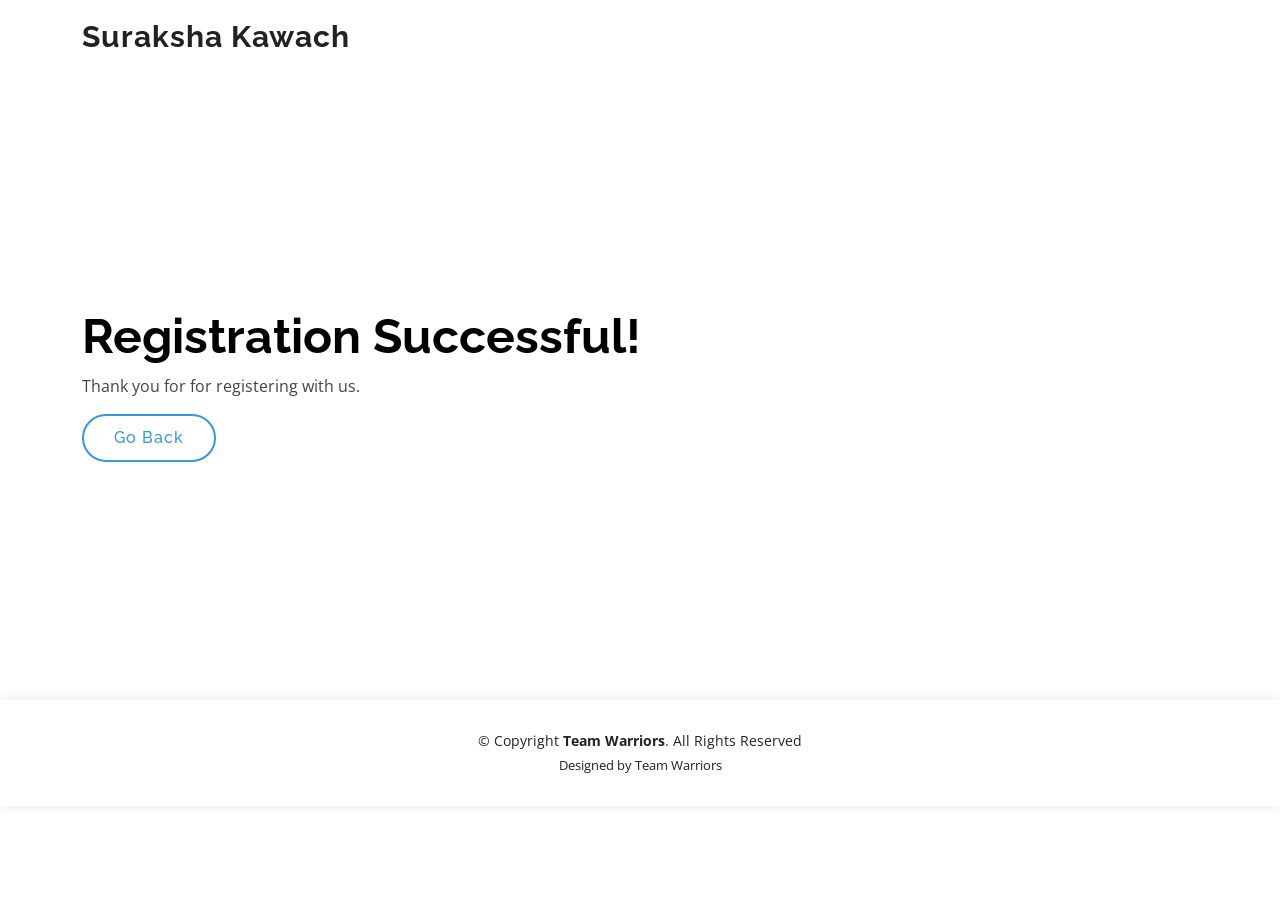
<file: Suraksha Kawach/Registration-successful.html>
<!DOCTYPE html>
<html lang="en">

<head>
  <meta charset="utf-8">
  <meta content="width=device-width, initial-scale=1.0" name="viewport">

  <title> Registration Successful </title>
  <meta content="" name="description">
  <meta content="" name="keywords">

  <!-- Favicons -->
  <link href="assets/img/favicon.png" rel="icon">
  <link href="assets/img/apple-touch-icon.png" rel="apple-touch-icon">

  <!-- Google Fonts -->
  <link href="https://fonts.googleapis.com/css?family=Open+Sans:300,300i,400,400i,600,600i,700,700i|Raleway:300,300i,400,400i,500,500i,600,600i,700,700i|Poppins:300,300i,400,400i,500,500i,600,600i,700,700i" rel="stylesheet">

  <!-- Vendor CSS Files -->
  <link href="assets/vendor/aos/aos.css" rel="stylesheet">
  <link href="assets/vendor/bootstrap/css/bootstrap.min.css" rel="stylesheet">
  <link href="assets/vendor/bootstrap-icons/bootstrap-icons.css" rel="stylesheet">
  <link href="assets/vendor/boxicons/css/boxicons.min.css" rel="stylesheet">
  <link href="assets/vendor/glightbox/css/glightbox.min.css" rel="stylesheet">
  <link href="assets/vendor/remixicon/remixicon.css" rel="stylesheet">
  <link href="assets/vendor/swiper/swiper-bundle.min.css" rel="stylesheet">

  <!-- Template Main CSS File -->
  <link href="assets/css/style.css" rel="stylesheet">

</head>

<body>

  <!-- ======= Header ======= -->
  <header id="header" class="fixed-top d-flex align-items-center">
    <div class="container d-flex align-items-center justify-content-between">

      <div class="logo">
        <h1><a href="index.html"> Suraksha Kawach </a></h1>
      </div>

    </div>
  </header>
  <!-- End Header -->

  <!-- ======= Home Section ======= -->
  <section id="hero" class="d-flex align-items-center">

    <div class="container">
      <div class="row">
        <div>
          <h1 data-aos="fade-left">Registration Successful! </h1>
          <p data-aos="fade-left">Thank you for for registering with us.</p>
            <a href="index.html" data-aos="fade-left" class="btn-get-started scrollto">Go Back</a>
          </div>
        </div>
      </div>
    </div>

  </section>
  <!-- End Home -->




  
  <!-- ======= Footer ======= -->
  <footer id="footer">
    <div class="container">
          <div class="copyright">
            &copy; Copyright <strong> Team Warriors</strong>. All Rights Reserved
          </div>
          <div class="credits">
            Designed by Team Warriors
          </div>
        </div>
        
  </footer><!-- End Footer -->

  <a href="#" class="back-to-top d-flex align-items-center justify-content-center"><i class="bi bi-arrow-up-short"></i></a>

  <!-- Vendor JS Files -->
  <script src="assets/vendor/purecounter/purecounter.js"></script>
  <script src="assets/vendor/aos/aos.js"></script>
  <script src="assets/vendor/bootstrap/js/bootstrap.bundle.min.js"></script>
  <script src="assets/vendor/glightbox/js/glightbox.min.js"></script>
  <script src="assets/vendor/isotope-layout/isotope.pkgd.min.js"></script>
  <script src="assets/vendor/swiper/swiper-bundle.min.js"></script>
  <script src="assets/vendor/php-email-form/validate.js"></script>

  <!-- Template Main JS File -->
  <script src="assets/js/main.js"></script>

</body>

</html>
</file>
<file: Suraksha Kawach/assets/css/style.css>
/**
* Template Name: Vesperr - v4.7.0
* Template URL: https://bootstrapmade.com/vesperr-free-bootstrap-template/
* Author: BootstrapMade.com
* License: https://bootstrapmade.com/license/
*/

/*--------------------------------------------------------------
# General
--------------------------------------------------------------*/
body {
  font-family: "Open Sans", sans-serif;
  color: #444444;
}

a {
  color: #3498db;
  text-decoration: none;
}

a:hover {
  color: #5faee3;
  text-decoration: none;
}

h1, h2, h3, h4, h5, h6 {
  font-family: "Raleway", sans-serif;
}

/*--------------------------------------------------------------
# Back to top button
--------------------------------------------------------------*/
.back-to-top {
  position: fixed;
  visibility: hidden;
  opacity: 0;
  right: 15px;
  bottom: 15px;
  z-index: 996;
  background: #3498db;
  width: 40px;
  height: 40px;
  border-radius: 4px;
  transition: all 0.4s;
}
.back-to-top i {
  font-size: 28px;
  color: #fff;
  line-height: 0;
}
.back-to-top:hover {
  background: #57aae1;
  color: #fff;
}
.back-to-top.active {
  visibility: visible;
  opacity: 1;
}

/*--------------------------------------------------------------
# Disable AOS delay on mobile
--------------------------------------------------------------*/
@media screen and (max-width: 768px) {
  [data-aos-delay] {
    transition-delay: 0 !important;
  }
}
/*--------------------------------------------------------------
# Header
--------------------------------------------------------------*/
#header {
  z-index: 997;
  transition: all 0.5s;
  padding: 22px 0;
  background: #fff;
}
#header.header-scrolled {
  box-shadow: 0px 2px 15px rgba(0, 0, 0, 0.1);
  padding: 12px 0;
}
#header .logo h1 {
  font-size: 30px;
  margin: 0;
  padding: 0;
  line-height: 1;
  font-weight: 700;
  letter-spacing: 1px;
}
#header .logo h1 a, #header .logo h1 a:hover {
  color: #222222;
  text-decoration: none;
}
#header .logo img {
  padding: 0;
  margin: 0;
  max-height: 40px;
}

/*--------------------------------------------------------------
# Navigation Menu
--------------------------------------------------------------*/
/**
* Desktop Navigation 
*/
.navbar {
  padding: 0;
}
.navbar ul {
  margin: 0;
  padding: 0;
  display: flex;
  list-style: none;
  align-items: center;
}
.navbar li {
  position: relative;
}
.navbar a, .navbar a:focus {
  display: flex;
  align-items: center;
  justify-content: space-between;
  padding: 10px 0 10px 30px;
  font-size: 15px;
  font-weight: 400;
  color: #555555;
  white-space: nowrap;
  transition: 0.3s;
}
.navbar a i, .navbar a:focus i {
  font-size: 12px;
  line-height: 0;
  margin-left: 5px;
}
.navbar a:hover, .navbar .active, .navbar .active:focus, .navbar li:hover > a {
  color: #3498db;
}
.navbar .getstarted, .navbar .getstarted:focus {
  background: #3498db;
  padding: 8px 25px;
  margin-left: 30px;
  border-radius: 50px;
  color: #fff;
}
.navbar .getstarted:hover, .navbar .getstarted:focus:hover {
  color: #fff;
  background: #4aa3df;
}
.navbar .dropdown ul {
  display: block;
  position: absolute;
  left: 30px;
  top: calc(100% + 30px);
  margin: 0;
  padding: 10px 0;
  z-index: 99;
  opacity: 0;
  visibility: hidden;
  background: #fff;
  box-shadow: 0px 0px 30px rgba(127, 137, 161, 0.25);
  transition: 0.3s;
  border-radius: 4px;
}
.navbar .dropdown ul li {
  min-width: 200px;
}
.navbar .dropdown ul a {
  padding: 10px 20px;
  font-size: 14px;
}
.navbar .dropdown ul a i {
  font-size: 12px;
}
.navbar .dropdown ul a:hover, .navbar .dropdown ul .active:hover, .navbar .dropdown ul li:hover > a {
  color: #3498db;
}
.navbar .dropdown:hover > ul {
  opacity: 1;
  top: 100%;
  visibility: visible;
}
.navbar .dropdown .dropdown ul {
  top: 0;
  left: calc(100% - 30px);
  visibility: hidden;
}
.navbar .dropdown .dropdown:hover > ul {
  opacity: 1;
  top: 0;
  left: 100%;
  visibility: visible;
}
@media (max-width: 1366px) {
  .navbar .dropdown .dropdown ul {
    left: -90%;
  }
  .navbar .dropdown .dropdown:hover > ul {
    left: -100%;
  }
}

/**
* Mobile Navigation 
*/
.mobile-nav-toggle {
  color: #222222;
  font-size: 28px;
  cursor: pointer;
  display: none;
  line-height: 0;
  transition: 0.5s;
}
.mobile-nav-toggle.bi-x {
  color: #fff;
}

@media (max-width: 991px) {
  .mobile-nav-toggle {
    display: block;
  }

  .navbar ul {
    display: none;
  }
}
.navbar-mobile {
  position: fixed;
  overflow: hidden;
  top: 0;
  right: 0;
  left: 0;
  bottom: 0;
  background: rgba(9, 9, 9, 0.9);
  transition: 0.3s;
  z-index: 999;
}
.navbar-mobile .mobile-nav-toggle {
  position: absolute;
  top: 15px;
  right: 15px;
}
.navbar-mobile ul {
  display: block;
  position: absolute;
  top: 55px;
  right: 15px;
  bottom: 15px;
  left: 15px;
  padding: 10px 0;
  border-radius: 8px;
  background-color: #fff;
  overflow-y: auto;
  transition: 0.3s;
}
.navbar-mobile a, .navbar-mobile a:focus {
  padding: 10px 20px;
  font-size: 15px;
  color: #222222;
}
.navbar-mobile a:hover, .navbar-mobile .active, .navbar-mobile li:hover > a {
  color: #3498db;
}
.navbar-mobile .getstarted, .navbar-mobile .getstarted:focus {
  margin: 15px;
}
.navbar-mobile .dropdown ul {
  position: static;
  display: none;
  margin: 10px 20px;
  padding: 10px 0;
  z-index: 99;
  opacity: 1;
  visibility: visible;
  background: #fff;
  box-shadow: 0px 0px 30px rgba(127, 137, 161, 0.25);
}
.navbar-mobile .dropdown ul li {
  min-width: 200px;
}
.navbar-mobile .dropdown ul a {
  padding: 10px 20px;
}
.navbar-mobile .dropdown ul a i {
  font-size: 12px;
}
.navbar-mobile .dropdown ul a:hover, .navbar-mobile .dropdown ul .active:hover, .navbar-mobile .dropdown ul li:hover > a {
  color: #3498db;
}
.navbar-mobile .dropdown > .dropdown-active {
  display: block;
}

/*--------------------------------------------------------------
# Hero Section
--------------------------------------------------------------*/
#hero {
  width: 100%;
  height: 70vh;
  margin-top: 70px;
}

#hero h1 {
  margin: 0 0 10px 0;
  font-size: 48px;
  font-weight: 700;
  line-height: 56px;
  color: black;
}
#hero h2 {
  color: #484848;
  margin-bottom: 50px;
  font-size: 24px;
}
#hero .btn-get-started {
  font-family: "Raleway", sans-serif;
  font-weight: 500;
  font-size: 16px;
  letter-spacing: 1px;
  display: inline-block;
  padding: 10px 30px;
  border-radius: 50px;
  transition: 0.5s;
  color: #3498db;
  border: 2px solid #3498db;
}
#hero .btn-get-started:hover {
  background: #3498db;
  color: #fff;
}
@media (min-width: 1024px) {
  #hero {
    background-attachment: fixed;
  }
}
@media (max-width: 991px) {
  #hero {
    height: 100vh;
  }
  #hero .animated {
    -webkit-animation: none;
    animation: none;
  }
  #hero .hero-img {
    text-align: center;
  }
  #hero .hero-img img {
    width: 50%;
  }
}
@media (max-width: 768px) {
  #hero {
    margin-top: 20px;
  }
  #hero h1 {
    font-size: 28px;
    line-height: 36px;
  }
  #hero h2 {
    font-size: 18px;
    line-height: 24px;
    margin-bottom: 30px;
  }
  #hero .hero-img img {
    width: 70%;
  }
}
@media (max-width: 575px) {
  #hero .hero-img img {
    width: 80%;
  }
}

@-webkit-keyframes up-down {
  0% {
    transform: translateY(10px);
  }
  100% {
    transform: translateY(-10px);
  }
}

@keyframes up-down {
  0% {
    transform: translateY(10px);
  }
  100% {
    transform: translateY(-10px);
  }
}
/*--------------------------------------------------------------
# Sections General
--------------------------------------------------------------*/
section {
  padding: 60px 0;
  overflow: hidden;
}

.section-bg {
  background-color: #f7fbfe;
}

.section-title {
  text-align: center;
  padding-bottom: 30px;
}
.section-title h2 {
  font-size: 32px;
  font-weight: bold;
  text-transform: uppercase;
  position: relative;
  color: #222222;
}
.section-title h2::before, .section-title h2::after {
  content: "";
  width: 50px;
  height: 2px;
  background: #3498db;
  display: inline-block;
}
.section-title h2::before {
  margin: 0 15px 10px 0;
}
.section-title h2::after {
  margin: 0 0 10px 15px;
}
.section-title p {
  margin: 15px 0 0 0;
}

/*--------------------------------------------------------------
# Clients
--------------------------------------------------------------*/
.clients {
  background: #f3f9fd;
  padding: 10px 0;
  height: 50px;
  width: 100%;;
}


/*--------------------------------------------------------------
# About Us
--------------------------------------------------------------*/
.about .content h3 {
  font-weight: 600;
  font-size: 26px;
}
.about .content ul {
  list-style: none;
  padding: 0;
}
.about .content ul li {
  padding-left: 28px;
  position: relative;
}
.about .content ul li + li {
  margin-top: 10px;
}
.about .content ul i {
  position: absolute;
  left: 0;
  top: 2px;
  font-size: 20px;
  color: #3498db;
  line-height: 1;
}
.about .content p:last-child {
  margin-bottom: 0;
}
.about .content .btn-learn-more {
  font-family: "Raleway", sans-serif;
  font-weight: 600;
  font-size: 14px;
  letter-spacing: 1px;
  display: inline-block;
  padding: 12px 32px;
  border-radius: 50px;
  transition: 0.3s;
  line-height: 1;
  color: #3498db;
  -webkit-animation-delay: 0.8s;
  animation-delay: 0.8s;
  margin-top: 6px;
  border: 2px solid #3498db;
}
.about .content .btn-learn-more:hover {
  background: #3498db;
  color: #fff;
  text-decoration: none;
}

/*--------------------------------------------------------------
# Testimonials
--------------------------------------------------------------*/
.testimonials .testimonial-wrap {
  padding-left: 50px;
}
.testimonials .testimonials-carousel, .testimonials .testimonials-slider {
  overflow: hidden;
}
.testimonials .testimonial-item {
  box-sizing: content-box;
  padding: 30px 30px 30px 60px;
  margin: 30px 15px;
  min-height: 150px;
  box-shadow: 0px 2px 12px rgba(0, 0, 0, 0.08);
  position: relative;
  background: #fff;
}
.testimonials .testimonial-item .testimonial-img {
  width: 90px;
  border-radius: 10px;
  border: 6px solid #fff;
  position: absolute;
  left: -45px;
}
.testimonials .testimonial-item h3 {
  font-size: 18px;
  font-weight: bold;
  margin: 10px 0 5px 0;
  color: #111;
}
.testimonials .testimonial-item h4 {
  font-size: 14px;
  color: #999;
  margin: 0;
}
.testimonials .testimonial-item .quote-icon-left, .testimonials .testimonial-item .quote-icon-right {
  color: #e1f0fa;
  font-size: 26px;
}
.testimonials .testimonial-item .quote-icon-left {
  display: inline-block;
  left: -5px;
  position: relative;
}
.testimonials .testimonial-item .quote-icon-right {
  display: inline-block;
  right: -5px;
  position: relative;
  top: 10px;
}
.testimonials .testimonial-item p {
  font-style: italic;
  margin: 15px auto 15px auto;
}
.testimonials .swiper-pagination {
  margin-top: 20px;
  position: relative;
}
.testimonials .swiper-pagination .swiper-pagination-bullet {
  width: 12px;
  height: 12px;
  background-color: #fff;
  opacity: 1;
  border: 1px solid #3498db;
}
.testimonials .swiper-pagination .swiper-pagination-bullet-active {
  background-color: #3498db;
}
@media (max-width: 767px) {
  .testimonials .testimonial-wrap {
    padding-left: 0;
  }
  .testimonials .testimonials-carousel, .testimonials .testimonials-slider {
    overflow: hidden;
  }
  .testimonials .testimonial-item {
    padding: 30px;
    margin: 15px;
  }
  .testimonials .testimonial-item .testimonial-img {
    position: static;
    left: auto;
  }
}

.testimonial-item .btn-get-started{
  font-family: "Raleway", sans-serif;
  font-weight: 600;
  font-size: 14px;
  letter-spacing: 1px;
  display: inline-block;
  padding: 12px 32px;
  border-radius: 50px;
  transition: 0.3s;
  line-height: 1;
  color: #3498db;
  -webkit-animation-delay: 0.8s;
  animation-delay: 0.8s;
  margin-top: 6px;
  border: 2px solid #3498db;
  margin-top: 50px;
}
.testimonial-item .btn-get-started:hover{
  background: #3498db;
  color: #fff;
}

/*--------------------------------------------------------------
# Contact
--------------------------------------------------------------*/
.contact .contact-about h3 {
  font-size: 28px;
  margin: 0 0 10px 0;
  padding: 0;
  line-height: 1;
  font-weight: 700;
  letter-spacing: 1px;
  color: #222222;
}
.contact .contact-about p {
  font-size: 14px;
  line-height: 24px;
  font-family: "Raleway", sans-serif;
  color: #888;
}
.contact .social-links {
  padding-bottom: 20px;
}
.contact .social-links a {
  font-size: 18px;
  display: inline-block;
  background: #fff;
  color: #3498db;
  line-height: 1;
  padding: 8px 0;
  margin-right: 4px;
  border-radius: 50%;
  text-align: center;
  width: 36px;
  height: 36px;
  transition: 0.3s;
  border: 1px solid #3498db;
}
.contact .social-links a:hover {
  background: #3498db;
  color: #fff;
}
.contact .info {
  color: #444444;
}
.contact .info i {
  font-size: 32px;
  color: #3498db;
  float: left;
  line-height: 1;
}
.contact .info p {
  padding: 0 0 10px 42px;
  line-height: 28px;
  font-size: 14px;
}
.contact .php-email-form .error-message {
  display: none;
  color: #fff;
  background: #ed3c0d;
  text-align: left;
  padding: 15px;
  font-weight: 600;
}
.contact .php-email-form .error-message br + br {
  margin-top: 25px;
}
.contact .php-email-form .sent-message {
  display: none;
  color: #fff;
  background: #18d26e;
  text-align: center;
  padding: 15px;
  font-weight: 600;
}
.contact .php-email-form .loading {
  display: none;
  background: #fff;
  text-align: center;
  padding: 15px;
}
.contact .php-email-form .loading:before {
  content: "";
  display: inline-block;
  border-radius: 50%;
  width: 24px;
  height: 24px;
  margin: 0 10px -6px 0;
  border: 3px solid #18d26e;
  border-top-color: #eee;
  -webkit-animation: animate-loading 1s linear infinite;
  animation: animate-loading 1s linear infinite;
}
.contact .php-email-form .form-group {
  margin-bottom: 20px;
}
.contact .php-email-form input, .contact .php-email-form textarea {
  border-radius: 0;
  box-shadow: none;
  font-size: 14px;
  padding: 10px 15px;
}
.contact .php-email-form input:focus, .contact .php-email-form textarea:focus {
  border-color: #3498db;
}
.contact .php-email-form button[type=submit] {
  background: #3498db;
  border: 0;
  padding: 10px 24px;
  color: #fff;
  transition: 0.4s;
  border-radius: 50px;
}
.contact .php-email-form button[type=submit]:hover {
  background: #2383c4;
}


@-webkit-keyframes animate-loading {
  0% {
    transform: rotate(0deg);
  }
  100% {
    transform: rotate(360deg);
  }
}
@keyframes animate-loading {
  0% {
    transform: rotate(0deg);
  }
  100% {
    transform: rotate(360deg);
  }
}

/*--------------------------------------------------------------
# Breadcrumbs
--------------------------------------------------------------*/
.breadcrumbs {
  padding: 15px 0;
  background: #f8f8f8;
  min-height: 40px;
  margin-top: 86px;
}
@media (max-width: 992px) {
  .breadcrumbs {
    margin-top: 72px;
  }
}
.breadcrumbs h2 {
  font-size: 28px;
  font-weight: 400;
  margin: 0;
}
.breadcrumbs ol {
  display: flex;
  flex-wrap: wrap;
  list-style: none;
  padding: 0;
  margin: 0;
  font-size: 14px;
}
@media (max-width: 992px) {
  .breadcrumbs ol {
    margin-top: 10px;
  }
}
.breadcrumbs ol li + li {
  padding-left: 10px;
}
.breadcrumbs ol li + li::before {
  display: inline-block;
  padding-right: 10px;
  color: #3c3c3c;
  content: "/";
}
@media (max-width: 768px) {
  .breadcrumbs .d-flex {
    display: block !important;
  }
  .breadcrumbs ol {
    display: block;
  }
  .breadcrumbs ol li {
    display: inline-block;
  }
}

/*--------------------------------------------------------------
# Footer
--------------------------------------------------------------*/
#footer {
  background: #fff;
  box-shadow: 0px 0px 12px 0px rgba(0, 0, 0, 0.1);
  padding: 30px 0;
  color: #222222;
  font-size: 14px;
  text-align: center;
}
#footer .credits {
  font-size: 13px;
  padding-top: 5px;
  color: #222222;
  text-align: center;
}



.image-section .row {
  display: flex;
  flex-wrap: wrap;
  padding: 0 4px;
}

/* Create four equal columns that sits next to each other */
.image-section .column {
  flex: 25%;
  max-width: 25%;
  padding: 0 4px;
}

.image-section .column img {
  margin-top: 8px;
  vertical-align: middle;
  width: 100%;
}

/* Responsive layout - makes a two column-layout instead of four columns */
@media screen and (max-width: 800px) {
  .column {
    flex: 50%;
    max-width: 50%;
  }
}

/* Responsive layout - makes the two columns stack on top of each other instead of next to each other */
@media screen and (max-width: 600px) {
  .column {
    flex: 100%;
    max-width: 100%;
  }
}



.divider:after,
.divider:before {
  content: "";
  flex: 1;
  height: 1px;
  background: #eee;
}

#blinkText
{
  animation: blink 1s infinite;  
}
@keyframes blink 
{  
  0% { opacity: 1.0; }
  50% { opacity: 0.0; }
  100% { opacity: 1.0; }
}
</file>
